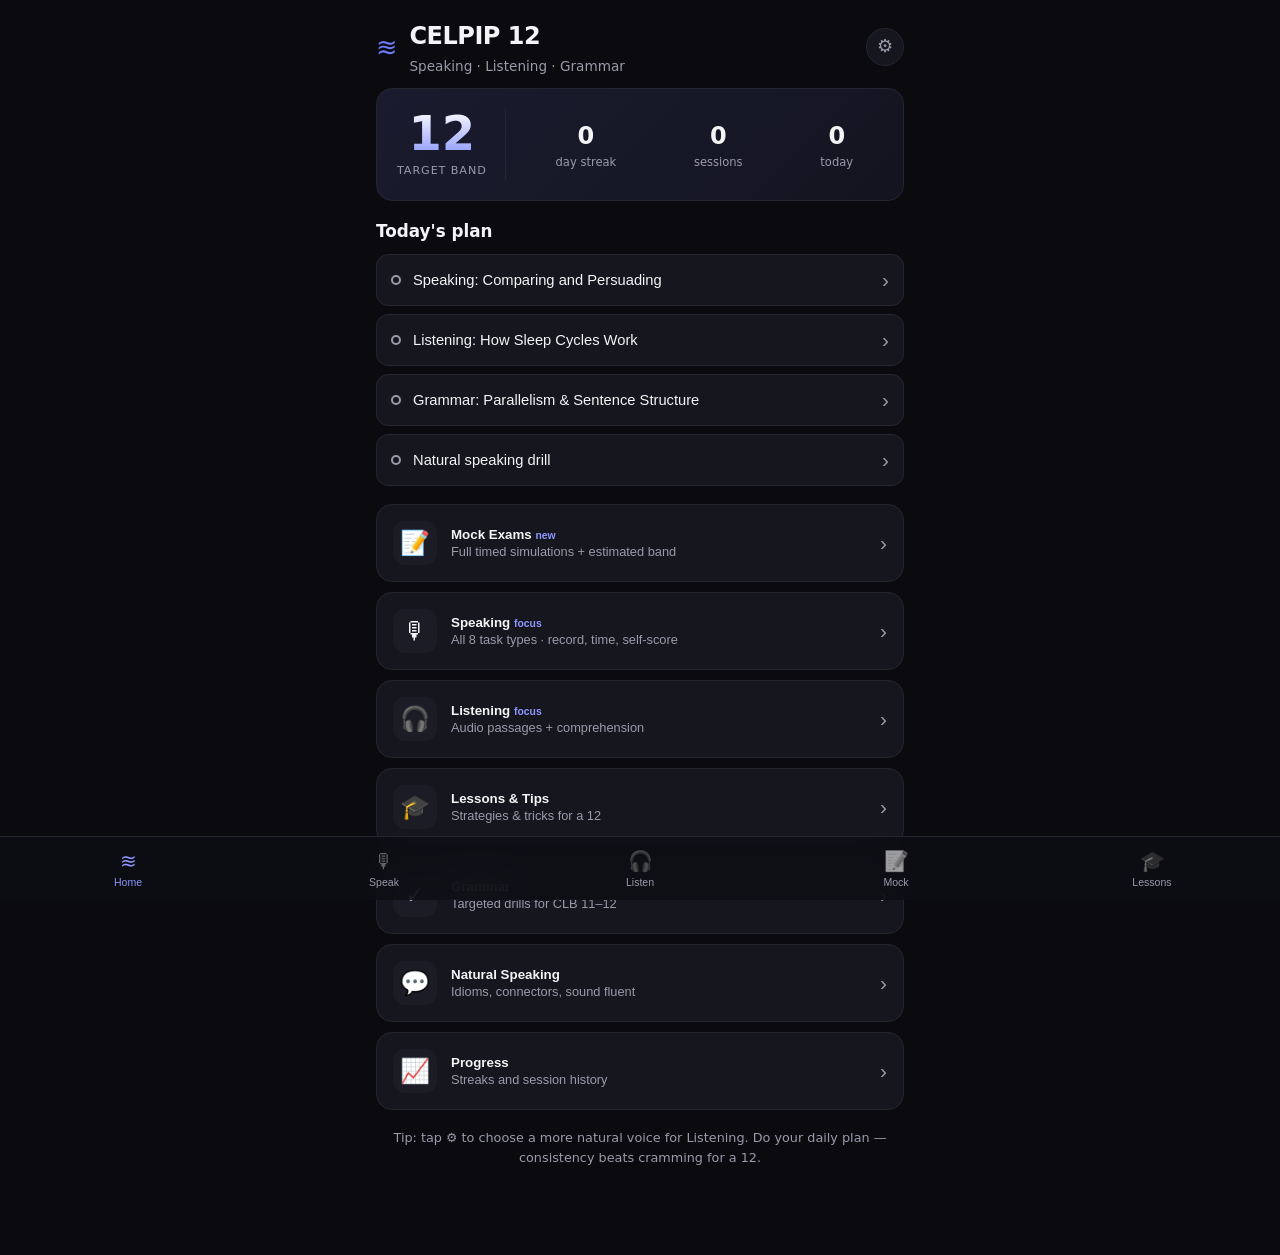
<file: index.html>
<!DOCTYPE html>
<html lang="en">
<head>
  <meta charset="UTF-8" />
  <meta name="viewport" content="width=device-width, initial-scale=1, viewport-fit=cover, maximum-scale=1, user-scalable=no" />
  <title>CELPIP 12 — Speaking & Listening Prep</title>
  <meta name="description" content="Minimalist CELPIP prep app focused on Speaking, Listening, Grammar, and Natural Speaking. Target: 12." />
  <meta name="theme-color" content="#0b0b0f" />

  <!-- iOS installable (Add to Home Screen) -->
  <meta name="apple-mobile-web-app-capable" content="yes" />
  <meta name="mobile-web-app-capable" content="yes" />
  <meta name="apple-mobile-web-app-status-bar-style" content="black-translucent" />
  <meta name="apple-mobile-web-app-title" content="CELPIP 12" />
  <link rel="apple-touch-icon" href="./icons/apple-touch-icon.png" />
  <link rel="icon" href="./icons/icon-192.png" />
  <link rel="manifest" href="./manifest.webmanifest" />

  <link rel="stylesheet" href="./css/styles.css" />
</head>
<body>
  <main id="app"></main>
  <script type="module" src="./js/app.js"></script>
</body>
</html>
</file>
<file: css/styles.css>
:root{
  --bg:#0b0b0f; --bg2:#121218; --card:#16161e; --card2:#1c1c26;
  --line:#262633; --txt:#f4f4f6; --mut:#9a9aab; --accent:#6c7bff;
  --accent2:#8b97ff; --good:#34d399; --bad:#f87171; --warn:#fbbf24;
  --r:16px; --tab-h:64px;
}
*{box-sizing:border-box;margin:0;padding:0;-webkit-tap-highlight-color:transparent}
html,body{height:100%}
body{
  background:var(--bg); color:var(--txt);
  font-family:-apple-system,BlinkMacSystemFont,"SF Pro Text","Segoe UI",Roboto,system-ui,sans-serif;
  font-size:16px; line-height:1.5; -webkit-font-smoothing:antialiased;
  overscroll-behavior-y:none;
}
#app{
  max-width:560px; margin:0 auto;
  padding:0 16px calc(var(--tab-h) + env(safe-area-inset-bottom,0) + 24px);
  padding-top:env(safe-area-inset-top,0);
}
.view{animation:fade .25s ease}
@keyframes fade{from{opacity:0;transform:translateY(6px)}to{opacity:1;transform:none}}

/* header */
.hd{display:flex;align-items:center;gap:12px;padding:18px 0 12px;position:sticky;top:0;background:linear-gradient(var(--bg) 70%,transparent);z-index:5}
.hd h1{font-size:1.5rem;font-weight:700;letter-spacing:-.02em}
.hd-txt p{color:var(--mut);font-size:.85rem;margin-top:2px}
.logo{font-size:1.6rem;color:var(--accent)}
.back{background:var(--card);border:1px solid var(--line);color:var(--txt);width:38px;height:38px;border-radius:50%;font-size:1.5rem;line-height:1;cursor:pointer;flex:none}
.gear{margin-left:auto;background:var(--card);border:1px solid var(--line);color:var(--mut);width:38px;height:38px;border-radius:50%;font-size:1.1rem;line-height:1;cursor:pointer;flex:none}
.gear:active{color:var(--txt);border-color:var(--accent)}

/* settings */
.select{width:100%;background:var(--card2);border:1px solid var(--line);color:var(--txt);border-radius:11px;padding:13px;font-size:.95rem;margin-bottom:14px;-webkit-appearance:none;appearance:none}
.slabel{display:flex;justify-content:space-between;align-items:center;font-size:.9rem;margin:6px 0}
.slabel b{color:var(--accent2)}
.range{width:100%;margin:4px 0 16px;accent-color:var(--accent)}

/* writing box */
.writebox{width:100%;min-height:180px;background:var(--card2);border:1px solid var(--line);color:var(--txt);border-radius:12px;padding:13px;font-size:1rem;line-height:1.5;font-family:inherit;resize:vertical}
.wcount{font-size:.82rem;color:var(--mut);margin:8px 0 14px;text-align:right}
.wcount.ok{color:var(--good)}
.wcount.ok #wc,.wcount #wc{font-weight:700}
.checks{display:flex;flex-direction:column;gap:10px;margin-bottom:14px}
.check{display:flex;gap:10px;align-items:flex-start;font-size:.9rem;cursor:pointer}
.check input{margin-top:3px;accent-color:var(--accent);flex:none;width:18px;height:18px}

/* reading passage */
.passage{background:var(--card2);border-radius:11px;padding:14px;font-size:.92rem;line-height:1.6;margin:6px 0 12px;color:var(--txt)}

/* mock progress */
.mock-prog{display:flex;gap:6px;margin:0 0 14px;flex-wrap:wrap}
.mp{flex:1;min-width:60px;text-align:center;font-size:.68rem;text-transform:uppercase;letter-spacing:.04em;color:var(--mut);background:var(--card2);border:1px solid var(--line);border-radius:8px;padding:6px 4px}
.mp.done{color:var(--good);border-color:var(--good)}
.mp.cur{color:#fff;background:var(--accent);border-color:var(--accent)}

/* hero */
.hero{background:linear-gradient(135deg,#1a1b2e,#141420);border:1px solid var(--line);border-radius:var(--r);padding:20px;display:flex;align-items:center;gap:20px;margin-bottom:18px}
.hero.compact{padding:16px}
.hero-target{display:flex;flex-direction:column;align-items:center;padding-right:18px;border-right:1px solid var(--line)}
.t-num{font-size:3rem;font-weight:800;line-height:1;background:linear-gradient(180deg,#fff,var(--accent2));-webkit-background-clip:text;background-clip:text;-webkit-text-fill-color:transparent}
.t-lab{font-size:.7rem;color:var(--mut);text-transform:uppercase;letter-spacing:.08em;margin-top:6px}
.hero-stats{display:flex;gap:18px;flex:1;justify-content:space-around}
.hero-stats.wide{justify-content:space-between;width:100%}
.hero-stats div{display:flex;flex-direction:column;align-items:center}
.hero-stats b{font-size:1.5rem;font-weight:700}
.hero-stats span{font-size:.72rem;color:var(--mut)}

/* section titles */
section{margin-bottom:18px}
h2{font-size:1.05rem;font-weight:600;margin-bottom:10px}
h3{font-size:1rem;font-weight:600;margin-bottom:8px}
em{font-style:normal;color:var(--accent2);font-size:.78em;font-weight:600}

/* plan */
.plan-list{display:flex;flex-direction:column;gap:8px}
.plan-item{display:flex;align-items:center;gap:12px;background:var(--card);border:1px solid var(--line);border-radius:12px;padding:13px 14px;color:var(--txt);font-size:.92rem;cursor:pointer;text-align:left}
.pi-dot{width:10px;height:10px;border-radius:50%;border:2px solid var(--mut);flex:none}
.pi-dot.on{background:var(--good);border-color:var(--good)}
.pi-txt{flex:1}
.pi-go,.row-go,.mc-go{color:var(--mut);font-size:1.3rem}

/* module cards */
.modules{display:flex;flex-direction:column;gap:10px}
.mcard{display:flex;align-items:center;gap:14px;background:var(--card);border:1px solid var(--line);border-radius:var(--r);padding:16px;cursor:pointer;color:var(--txt);text-align:left;transition:transform .1s,border-color .2s}
.mcard:active{transform:scale(.98);border-color:var(--accent)}
.mc-ic{font-size:1.5rem;width:44px;height:44px;display:grid;place-items:center;background:var(--card2);border-radius:12px;flex:none}
.mc-body{flex:1;display:flex;flex-direction:column;gap:2px}
.mc-title{font-weight:600}
.mc-desc{font-size:.8rem;color:var(--mut)}

/* rows / lists */
.list{display:flex;flex-direction:column;gap:8px}
.row{display:flex;align-items:center;gap:14px;background:var(--card);border:1px solid var(--line);border-radius:12px;padding:14px;cursor:pointer;color:var(--txt);text-align:left;transition:border-color .2s}
.row:active{border-color:var(--accent)}
.row-n{width:32px;height:32px;border-radius:9px;background:var(--card2);display:grid;place-items:center;font-weight:700;color:var(--accent2);flex:none}
.row-ic{font-size:1.3rem;width:32px;text-align:center;flex:none}
.row-body{flex:1;display:flex;flex-direction:column}
.row-body small{color:var(--mut);font-size:.78rem}

/* cards */
.card{background:var(--card);border:1px solid var(--line);border-radius:var(--r);padding:16px;margin-bottom:14px}
.card.center{text-align:center}
.pill{display:inline-block;background:var(--accent);color:#fff;font-size:.7rem;font-weight:600;padding:3px 10px;border-radius:20px;text-transform:uppercase;letter-spacing:.05em;margin-bottom:10px}
.prompt{font-size:1.15rem;line-height:1.45;font-weight:500}
.note{color:var(--mut);font-size:.85rem;margin-bottom:10px}

/* buttons */
.primary{background:var(--accent);color:#fff;border:none;border-radius:12px;padding:14px 20px;font-size:1rem;font-weight:600;cursor:pointer;width:100%;transition:transform .1s,opacity .2s}
.primary:active{transform:scale(.98)}
.primary:disabled{opacity:.5}
.primary.big{font-size:1.1rem;padding:16px}
.ghost{background:transparent;border:1px solid var(--line);color:var(--txt);border-radius:12px;padding:12px 18px;font-size:.92rem;cursor:pointer;width:100%}
.ghost.sm{width:auto;padding:7px 14px;font-size:.82rem;margin-top:10px}
.rec{background:var(--card2);border:1px solid var(--line);color:var(--txt);border-radius:12px;padding:14px 20px;font-weight:600;cursor:pointer;flex:1}
.rec.live{background:var(--bad);border-color:var(--bad);color:#fff;animation:pulse 1.2s infinite}
@keyframes pulse{50%{opacity:.6}}

/* speaking timer */
.timer-wrap{background:var(--card);border:1px solid var(--line);border-radius:var(--r);padding:20px;text-align:center;margin-bottom:14px}
.timer{font-size:3.4rem;font-weight:800;line-height:1;font-variant-numeric:tabular-nums;display:inline-flex;flex-direction:column;align-items:center}
.timer small{font-size:.7rem;color:var(--mut);font-weight:500;text-transform:uppercase;letter-spacing:.1em;margin-top:4px}
.timer.warn{color:var(--warn)}
.timer.ready{color:var(--good)}
.rec-row{display:flex;gap:10px;margin:16px 0 8px}
.phase{font-size:.85rem;color:var(--mut);min-height:1.2em}
#player{width:100%;margin-top:12px;border-radius:10px}

/* framework / chips */
.frame{padding-left:18px;display:flex;flex-direction:column;gap:8px;font-size:.92rem}
.frame li{padding-left:4px}
.chips{display:flex;flex-wrap:wrap;gap:8px}
.chip{background:var(--card2);border:1px solid var(--line);color:var(--txt);border-radius:20px;padding:8px 12px;font-size:.82rem;cursor:pointer}
.chip:active{border-color:var(--accent)}
.chip.mini{padding:4px 8px}

/* rubric */
.rub-row{display:flex;align-items:center;gap:10px;padding:10px 0;border-bottom:1px solid var(--line)}
.rub-row:last-of-type{border-bottom:none}
.rub-lab{flex:1}
.rub-lab small{display:block;color:var(--mut);font-size:.72rem}
.rub-stars{display:flex;gap:2px}
.rub-stars button{background:none;border:none;color:var(--line);font-size:1.4rem;cursor:pointer;padding:0 1px}
.rub-stars button.on{color:var(--warn)}

/* questions */
.qh{margin:6px 0 12px}
.qtext{font-weight:600;margin-bottom:12px}
.opts{display:flex;flex-direction:column;gap:8px}
.opt{text-align:left;background:var(--card2);border:1px solid var(--line);color:var(--txt);border-radius:11px;padding:13px 14px;font-size:.92rem;cursor:pointer;transition:border-color .15s}
.opt:active{border-color:var(--accent)}
.opt.right{background:rgba(52,211,153,.15);border-color:var(--good);color:#d1fae5}
.opt.wrong{background:rgba(248,113,113,.13);border-color:var(--bad);color:#fecaca}
.why,.why2{margin-top:10px;font-size:.85rem;color:var(--accent2);background:var(--card2);border-radius:10px;padding:10px 12px;line-height:1.45}

/* transcript */
.transcript summary{cursor:pointer;font-weight:600;color:var(--accent2);list-style:none}
.transcript summary::-webkit-details-marker{display:none}
.tr{margin-top:12px;display:flex;flex-direction:column;gap:8px;font-size:.88rem;color:var(--mut)}
.tr b{color:var(--txt)}

/* natural */
.drill .stiff{font-size:1.05rem;color:var(--mut);font-style:italic;margin:6px 0 14px}
.natural{font-size:1.15rem;font-weight:600;margin-bottom:8px;color:var(--good)}
.nlist{display:flex;flex-direction:column;gap:10px}
.nitem{background:var(--card2);border-radius:11px;padding:11px 13px}
.ni-top{display:flex;align-items:center;justify-content:space-between;gap:8px}
.nitem small{display:block;color:var(--mut);font-size:.8rem;margin-top:3px}

/* progress */
.heat{display:flex;gap:5px;flex-wrap:wrap}
.cell{width:18px;height:18px;border-radius:5px;background:var(--card2)}
.cell.lvl1{background:#2a3170}.cell.lvl2{background:#4453c2}.cell.lvl3{background:#6c7bff}.cell.lvl4{background:#9aa6ff}
.hist-row{display:flex;align-items:center;gap:10px;padding:9px 0;border-bottom:1px solid var(--line);font-size:.9rem}
.hist-row:last-child{border-bottom:none}
.hist-row span{flex:1}
.hist-row small{color:var(--mut);font-size:.74rem}

.tip{color:var(--mut);font-size:.8rem;text-align:center;margin-top:8px;line-height:1.5}

/* tab bar */
.tabs{position:fixed;bottom:0;left:0;right:0;height:calc(var(--tab-h) + env(safe-area-inset-bottom,0));padding-bottom:env(safe-area-inset-bottom,0);background:rgba(14,14,20,.85);backdrop-filter:blur(18px);-webkit-backdrop-filter:blur(18px);border-top:1px solid var(--line);display:flex;z-index:20}
.tabs button{flex:1;background:none;border:none;color:var(--mut);display:flex;flex-direction:column;align-items:center;justify-content:center;gap:3px;cursor:pointer;font-size:0}
.tabs button span{font-size:1.25rem;filter:grayscale(1) opacity(.6)}
.tabs button small{font-size:.66rem}
.tabs button.on{color:var(--accent2)}
.tabs button.on span{filter:none}

/* toast */
#toast{position:fixed;left:50%;bottom:calc(var(--tab-h) + env(safe-area-inset-bottom,0) + 16px);transform:translateX(-50%) translateY(20px);background:var(--accent);color:#fff;padding:12px 20px;border-radius:30px;font-size:.9rem;font-weight:600;opacity:0;pointer-events:none;transition:.3s;z-index:50;box-shadow:0 8px 30px rgba(108,123,255,.4)}
#toast.show{opacity:1;transform:translateX(-50%) translateY(0)}
</file>
